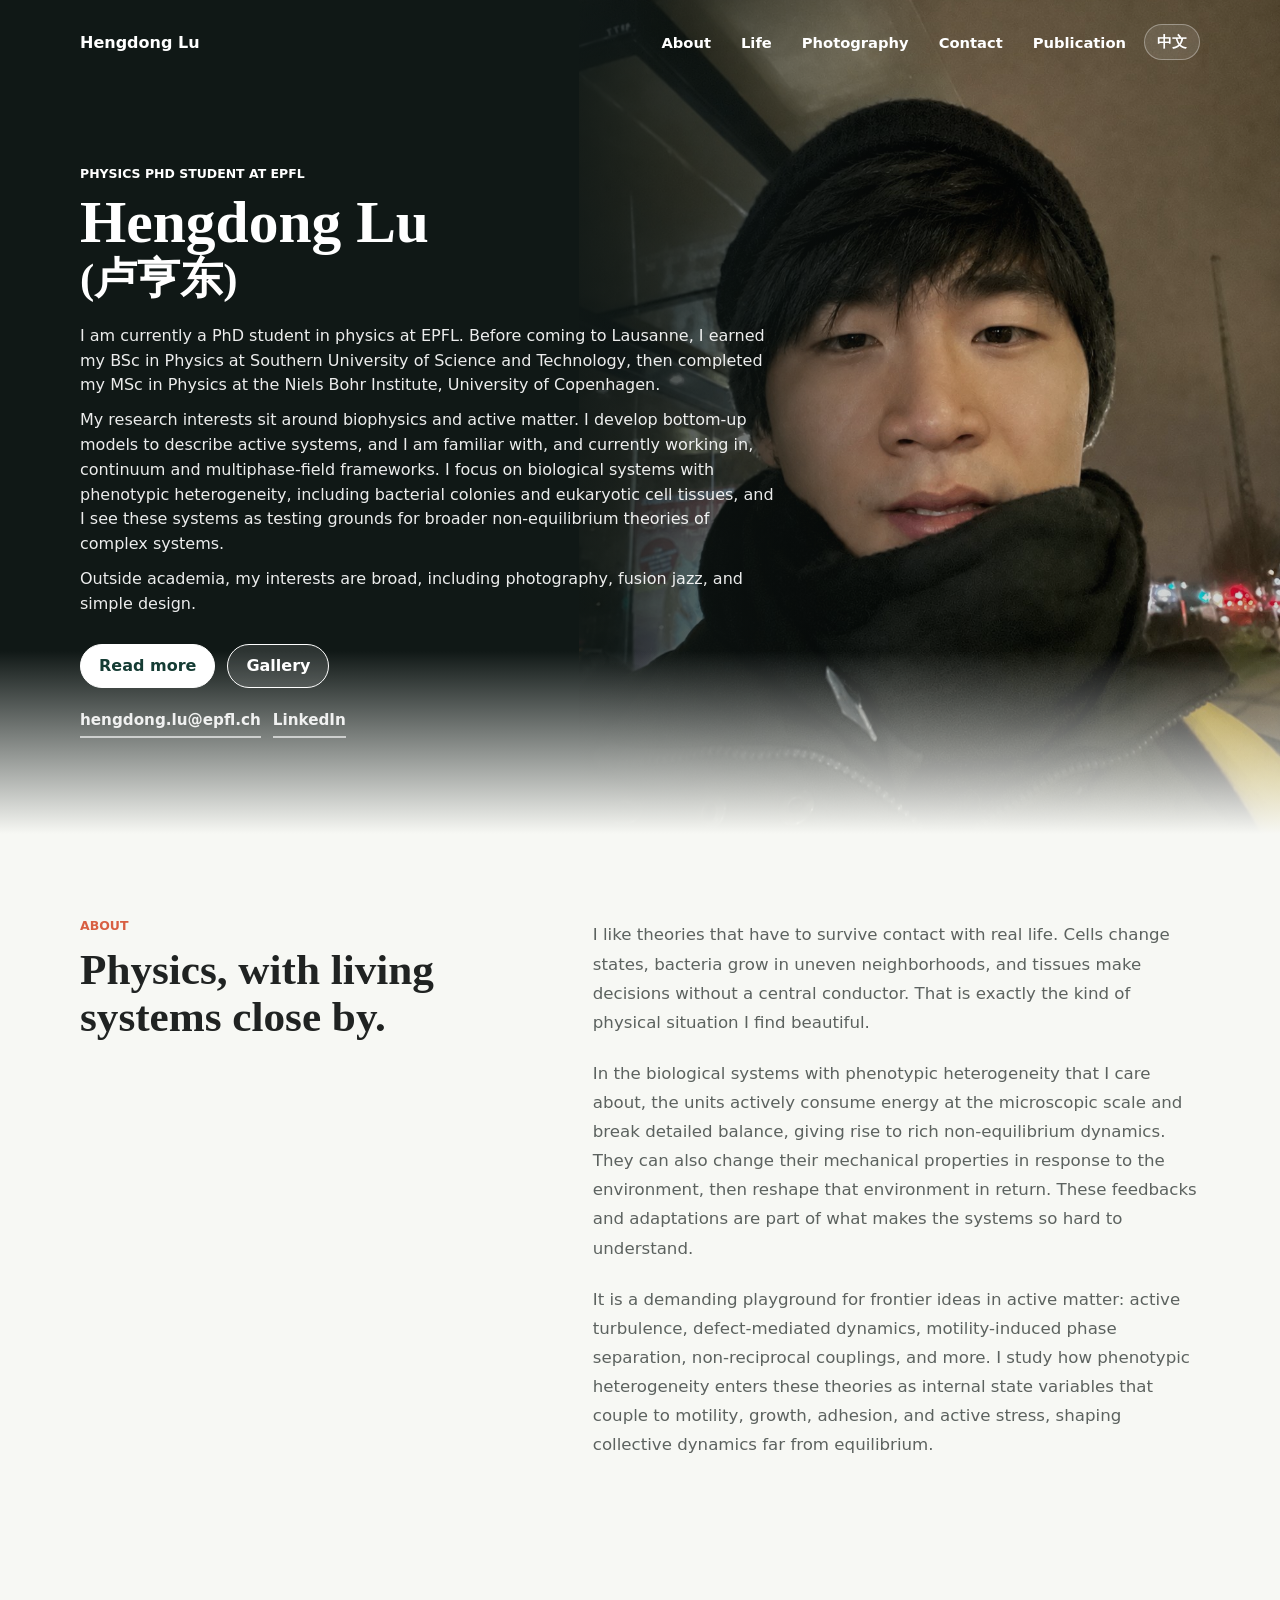
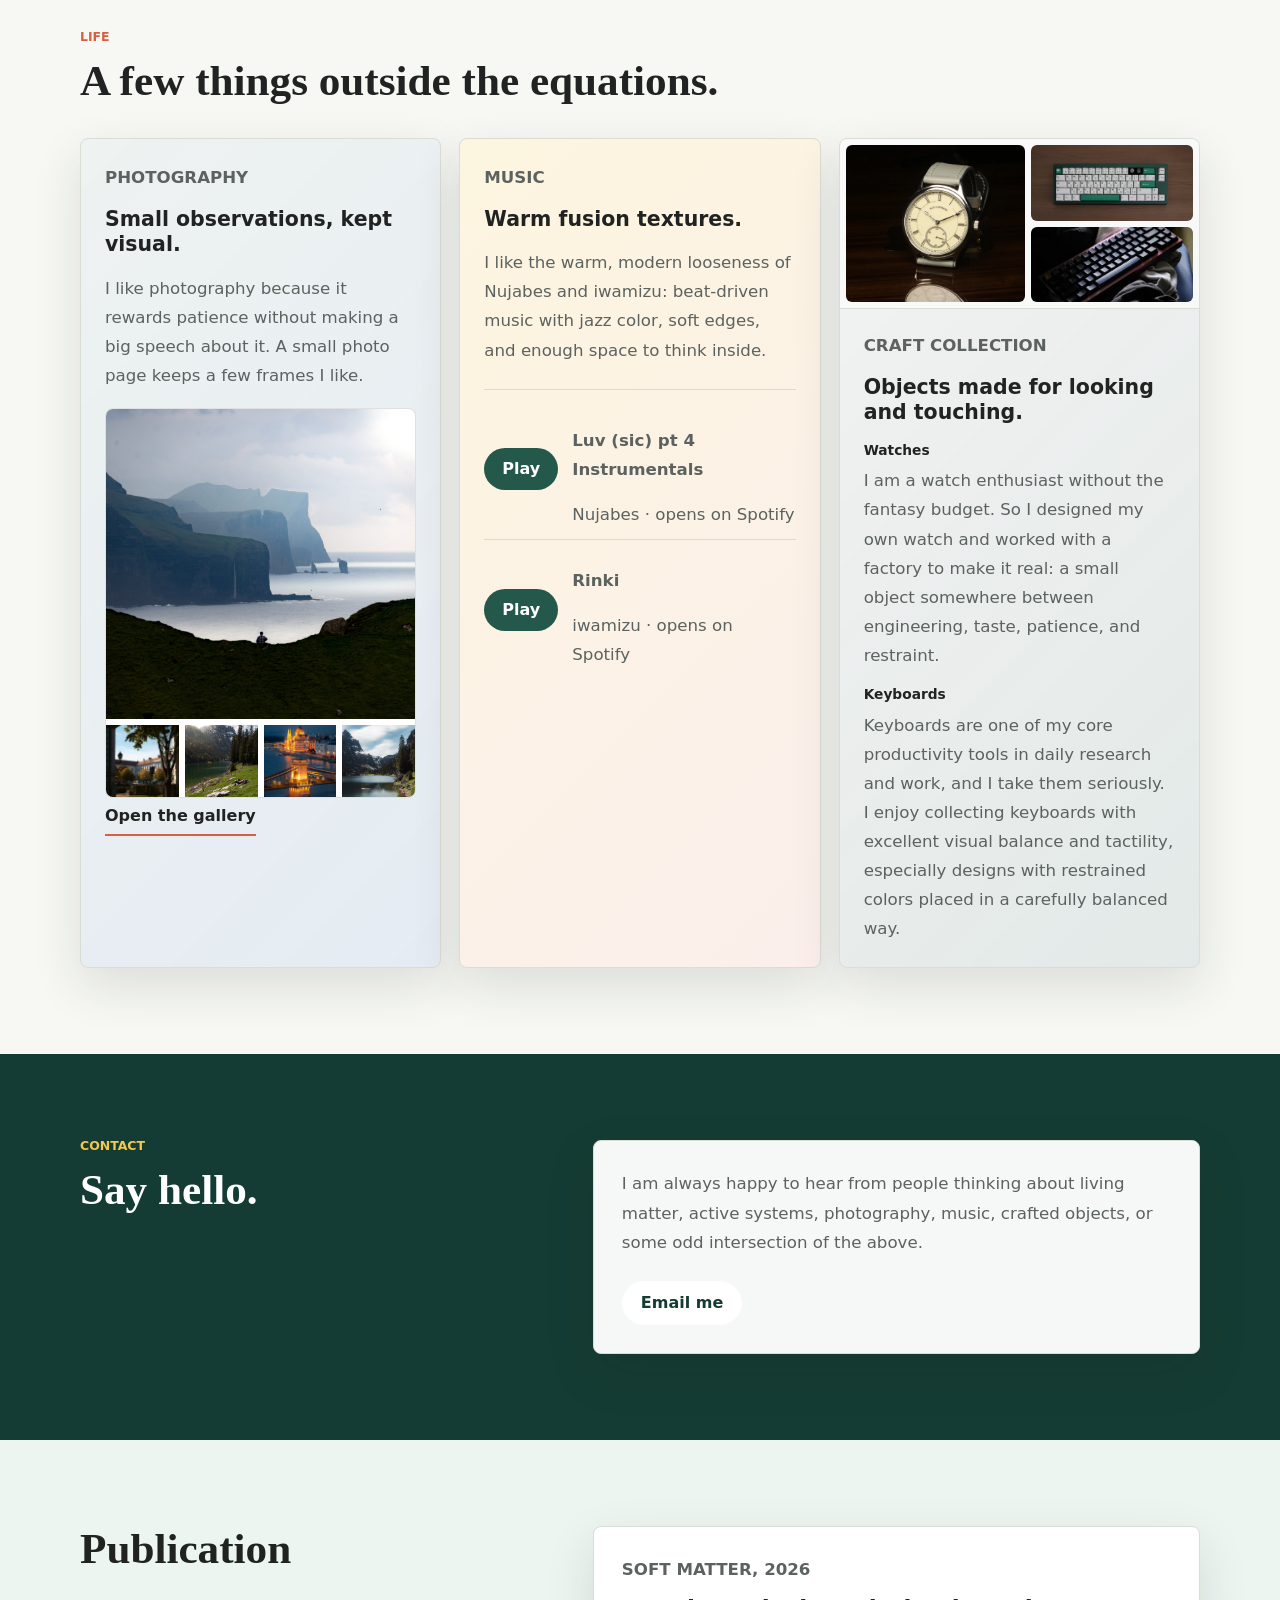
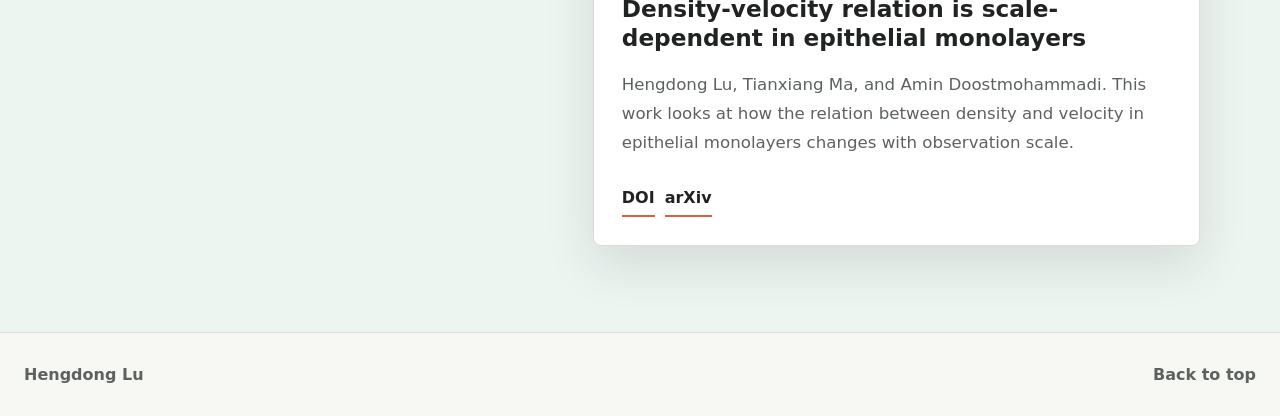
<file: index.html>
<!doctype html>
<html lang="en">
  <head>
    <meta charset="utf-8">
    <meta name="viewport" content="width=device-width, initial-scale=1">
    <title>Hengdong Lu</title>
    <meta
      name="description"
      content="Hengdong Lu is a physics PhD student at EPFL working on biophysics, active matter, and non-equilibrium physics in living systems."
    >
    <meta property="og:title" content="Hengdong Lu">
    <meta
      property="og:description"
      content="Physics PhD student at EPFL, thinking about living matter, active systems, photography, music, and crafted objects."
    >
    <meta property="og:type" content="website">
    <meta property="og:image" content="assets/home-hero.jpg">
    <link rel="stylesheet" href="styles.css?v=20260823-home-bg">
  </head>
  <body data-page="home">
    <header class="site-hero" id="top" aria-label="Hengdong Lu">
      <nav class="top-nav" aria-label="Primary navigation">
        <a class="brand" href="#top">Hengdong Lu</a>
        <div class="nav-links">
          <a href="#about" data-i18n="nav.about">About</a>
          <a href="#life" data-i18n="nav.life">Life</a>
          <a href="photography.html" data-i18n="nav.photography">Photography</a>
          <a href="#contact" data-i18n="nav.contact">Contact</a>
          <a href="#publication" data-i18n="nav.publication">Publication</a>
          <button class="lang-toggle" type="button" data-lang-toggle data-i18n-attr="aria-label:lang.toggleAria">中文</button>
        </div>
      </nav>

      <div class="hero-copy">
        <p class="eyebrow" data-i18n="home.hero.eyebrow">Physics PhD student at EPFL</p>
        <h1>Hengdong Lu <span class="native-name">(卢亨东)</span></h1>
        <div class="hero-lede">
          <p data-i18n="home.hero.bio">
            I am currently a PhD student in physics at EPFL. Before coming to
            Lausanne, I earned my BSc in Physics at Southern University of Science
            and Technology, then completed my MSc in Physics at the Niels Bohr
            Institute, University of Copenhagen.
          </p>
          <p data-i18n="home.hero.research">
            My research interests sit around biophysics and active matter. I develop
            bottom-up models to describe active systems, and I am familiar with, and
            currently working in, continuum and multiphase-field frameworks. I focus
            on biological systems with phenotypic heterogeneity, including bacterial
            colonies and eukaryotic cell tissues, and I see these systems as testing
            grounds for broader non-equilibrium theories of complex systems.
          </p>
          <p data-i18n="home.hero.outside">
            Outside academia, my interests are broad, including photography,
            fusion jazz, and simple design.
          </p>
        </div>
        <div class="hero-actions">
          <a class="button primary" href="#about" data-i18n="home.hero.readMore">Read more</a>
          <a class="button ghost" href="photography.html" data-i18n="home.hero.gallery">Gallery</a>
        </div>
        <div id="contact-links" class="hero-contact" aria-label="Contact links" data-i18n-attr="aria-label:home.hero.contactAria">
          <a href="mailto:hengdong.lu@epfl.ch">hengdong.lu@epfl.ch</a>
          <a href="https://www.linkedin.com/in/hengdong-lu-3171342b0/" target="_blank" rel="noopener">LinkedIn</a>
        </div>
      </div>
    </header>

    <main>
      <section class="section intro-section" id="about" aria-labelledby="intro-title">
        <div class="section-inner two-column">
          <div>
            <p class="eyebrow dark" data-i18n="nav.about">About</p>
            <h2 id="intro-title" data-i18n="home.about.title">Physics, with living systems close by.</h2>
          </div>
          <div class="text-stack">
            <p data-i18n="home.about.p1">
              I like theories that have to survive contact with real life. Cells
              change states, bacteria grow in uneven neighborhoods, and tissues
              make decisions without a central conductor. That is exactly the kind
              of physical situation I find beautiful.
            </p>
            <p data-i18n="home.about.p2">
              In the biological systems with phenotypic heterogeneity that I care
              about, the units actively consume energy at the microscopic scale and
              break detailed balance, giving rise to rich non-equilibrium dynamics.
              They can also change their mechanical properties in response to the
              environment, then reshape that environment in return. These feedbacks
              and adaptations are part of what makes the systems so hard to
              understand.
            </p>
            <p data-i18n="home.about.p3">
              It is a demanding playground for frontier ideas in active matter:
              active turbulence, defect-mediated dynamics, motility-induced phase
              separation, non-reciprocal couplings, and more. I study how
              phenotypic heterogeneity enters these theories as internal state
              variables that couple to motility, growth, adhesion, and active
              stress, shaping collective dynamics far from equilibrium.
            </p>
          </div>
        </div>
      </section>

      <section class="section life-section" id="life" aria-labelledby="life-title">
        <div class="section-inner">
          <div class="section-heading">
            <p class="eyebrow dark" data-i18n="nav.life">Life</p>
            <h2 id="life-title" data-i18n="home.life.title">A few things outside the equations.</h2>
          </div>

          <div class="life-grid">
            <article class="life-card photo-card">
              <p class="life-label" data-i18n="nav.photography">Photography</p>
              <h3 data-i18n="home.life.photoTitle">Small observations, kept visual.</h3>
              <p data-i18n="home.life.photoText">
                I like photography because it rewards patience without making a big
                speech about it. A small photo page keeps a few frames I like.
              </p>
              <a class="photo-preview" href="photography.html" aria-label="Open photography gallery" data-i18n-attr="aria-label:home.life.photoPreviewAria">
                <img class="photo-feature" src="assets/gallery/photo-30.jpg" alt="Featured cliff photography preview" loading="lazy">
                <img src="assets/gallery/photo-14.jpg" alt="Photography preview 1" loading="lazy">
                <img src="assets/gallery/photo-28.jpg" alt="Photography preview 2" loading="lazy">
                <img src="assets/gallery/photo-15.jpg" alt="Photography preview 3" loading="lazy">
                <img src="assets/gallery/photo-29.jpg" alt="Photography preview 4" loading="lazy">
              </a>
              <a class="text-link" href="photography.html" data-i18n="home.life.openGallery">Open the gallery</a>
            </article>

            <article class="life-card music-card">
              <p class="life-label" data-i18n="home.life.musicLabel">Music</p>
              <h3 data-i18n="home.life.musicTitle">Warm fusion textures.</h3>
              <p data-i18n="home.life.musicText">
                I like the warm, modern looseness of Nujabes and iwamizu: beat-driven
                music with jazz color, soft edges, and enough space to think inside.
              </p>
              <div class="mini-player" aria-label="Spotify track links" data-i18n-attr="aria-label:home.life.playerAria">
                <a
                  class="track-link"
                  href="https://open.spotify.com/track/72nlmWl2EKEPg0mlQpwPqF"
                  target="_blank"
                  rel="noopener"
                  data-i18n-attr="aria-label:home.life.spotifyLuvAria"
                >
                  <span class="play-button spotify-button" data-i18n="home.life.spotifyButton">Play</span>
                  <div>
                    <p class="track-title" data-i18n="home.life.trackLuvTitle">Luv (sic) pt 4 Instrumentals</p>
                    <p class="track-meta" data-i18n="home.life.trackLuvMeta">Nujabes · opens on Spotify</p>
                  </div>
                </a>
                <a
                  class="track-link"
                  href="https://open.spotify.com/track/5DHS2QtR6tkNRAZdJ51Lrd"
                  target="_blank"
                  rel="noopener"
                  data-i18n-attr="aria-label:home.life.spotifyRinkiAria"
                >
                  <span class="play-button spotify-button" data-i18n="home.life.spotifyButton">Play</span>
                  <div>
                    <p class="track-title" data-i18n="home.life.trackRinkiTitle">Rinki</p>
                    <p class="track-meta" data-i18n="home.life.trackRinkiMeta">iwamizu · opens on Spotify</p>
                  </div>
                </a>
              </div>
            </article>

            <article class="life-card craft-card">
              <div class="craft-visual">
                <img src="assets/watch/watch-preview.jpg" alt="Custom watch designed by Hengdong Lu" loading="lazy">
                <img src="assets/keyboard/keyboard-01.jpg" alt="Keyboard from Hengdong Lu's collection" loading="lazy">
                <img src="assets/keyboard/keyboard-02.jpg" alt="Keyboard detail from Hengdong Lu's collection" loading="lazy">
              </div>
              <p class="life-label" data-i18n="home.life.craftLabel">Craft Collection</p>
              <h3 data-i18n="home.life.craftTitle">Objects made for looking and touching.</h3>
              <p class="craft-topic" data-i18n="home.life.craftWatchLabel">Watches</p>
              <p data-i18n="home.life.craftWatchText">
                I am a watch enthusiast without the fantasy budget. So I designed
                my own watch and worked with a factory to make it real: a small
                object somewhere between engineering, taste, patience, and restraint.
              </p>
              <p class="craft-topic" data-i18n="home.life.craftKeyboardLabel">Keyboards</p>
              <p data-i18n="home.life.craftKeyboardText">
                Keyboards are one of my core productivity tools in daily research
                and work, and I take them seriously. I enjoy collecting keyboards
                with excellent visual balance and tactility, especially designs with
                restrained colors placed in a carefully balanced way.
              </p>
            </article>
          </div>
        </div>
      </section>

      <section class="section contact-section" id="contact" aria-labelledby="contact-title">
        <div class="section-inner contact-layout">
          <div>
            <p class="eyebrow dark" data-i18n="nav.contact">Contact</p>
            <h2 id="contact-title" data-i18n="home.contact.title">Say hello.</h2>
          </div>
          <div class="contact-panel">
            <p data-i18n="home.contact.text">
              I am always happy to hear from people thinking about living matter,
              active systems, photography, music, crafted objects, or some odd
              intersection of the above.
            </p>
            <a class="button primary dark-button" href="#top" data-contact-jump data-i18n="home.contact.email">Email me</a>
          </div>
        </div>
      </section>

      <section class="section publication-section" id="publication" aria-labelledby="publication-title">
        <div class="section-inner publication-layout">
          <div>
            <h2 id="publication-title" data-i18n="home.publication.title">Publication</h2>
          </div>
          <article class="publication-card">
            <p class="pub-journal">Soft Matter, 2026</p>
            <h3 data-i18n="home.publication.paperTitle">Density-velocity relation is scale-dependent in epithelial monolayers</h3>
            <p data-i18n="home.publication.text">
              Hengdong Lu, Tianxiang Ma, and Amin Doostmohammadi.
              This work looks at how the relation between density and velocity in
              epithelial monolayers changes with observation scale.
            </p>
            <div class="pub-links">
              <a href="https://doi.org/10.1039/D5SM01054C">DOI</a>
              <a href="https://arxiv.org/abs/2508.19017">arXiv</a>
            </div>
          </article>
        </div>
      </section>
    </main>

    <footer class="site-footer">
      <p>Hengdong Lu</p>
      <a href="#top" data-i18n="footer.backTop">Back to top</a>
    </footer>

    <script src="script.js?v=20260823-home-bg"></script>
  </body>
</html>
<!-- redeploy -->
</file>
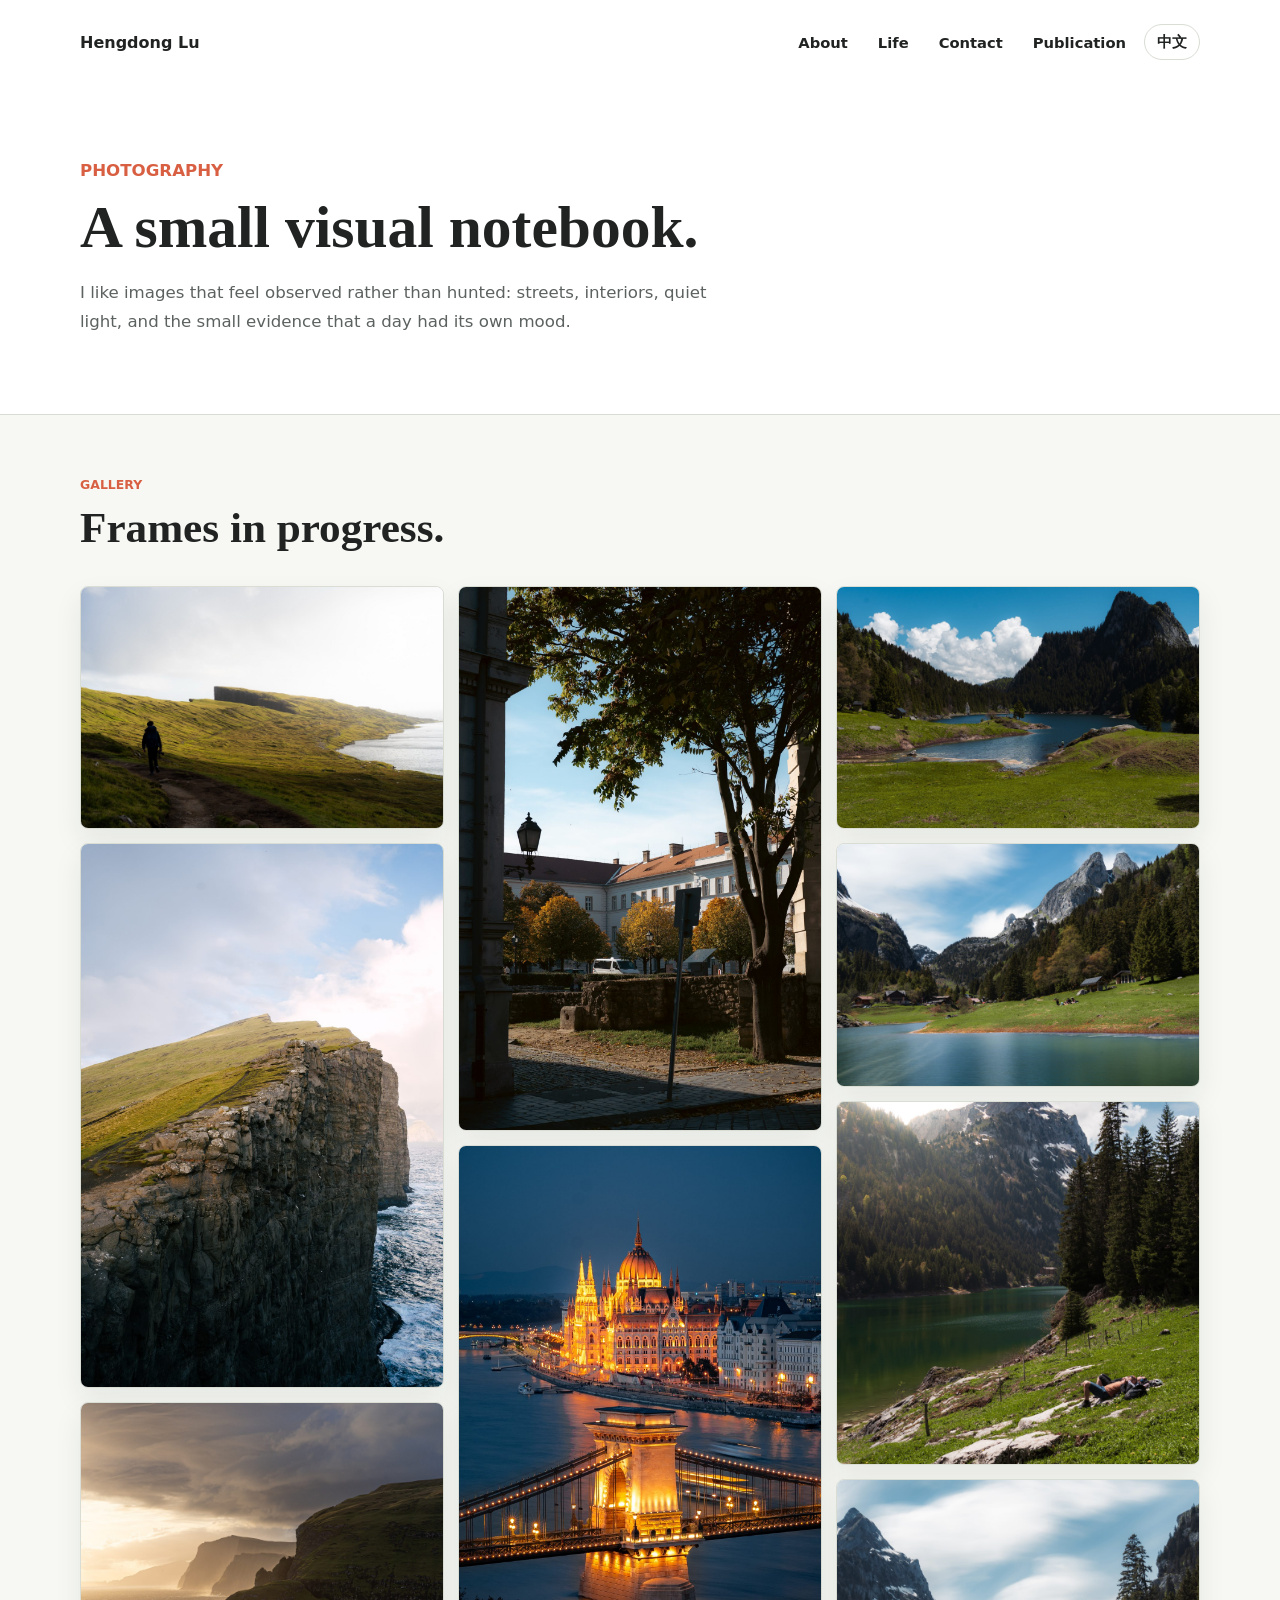
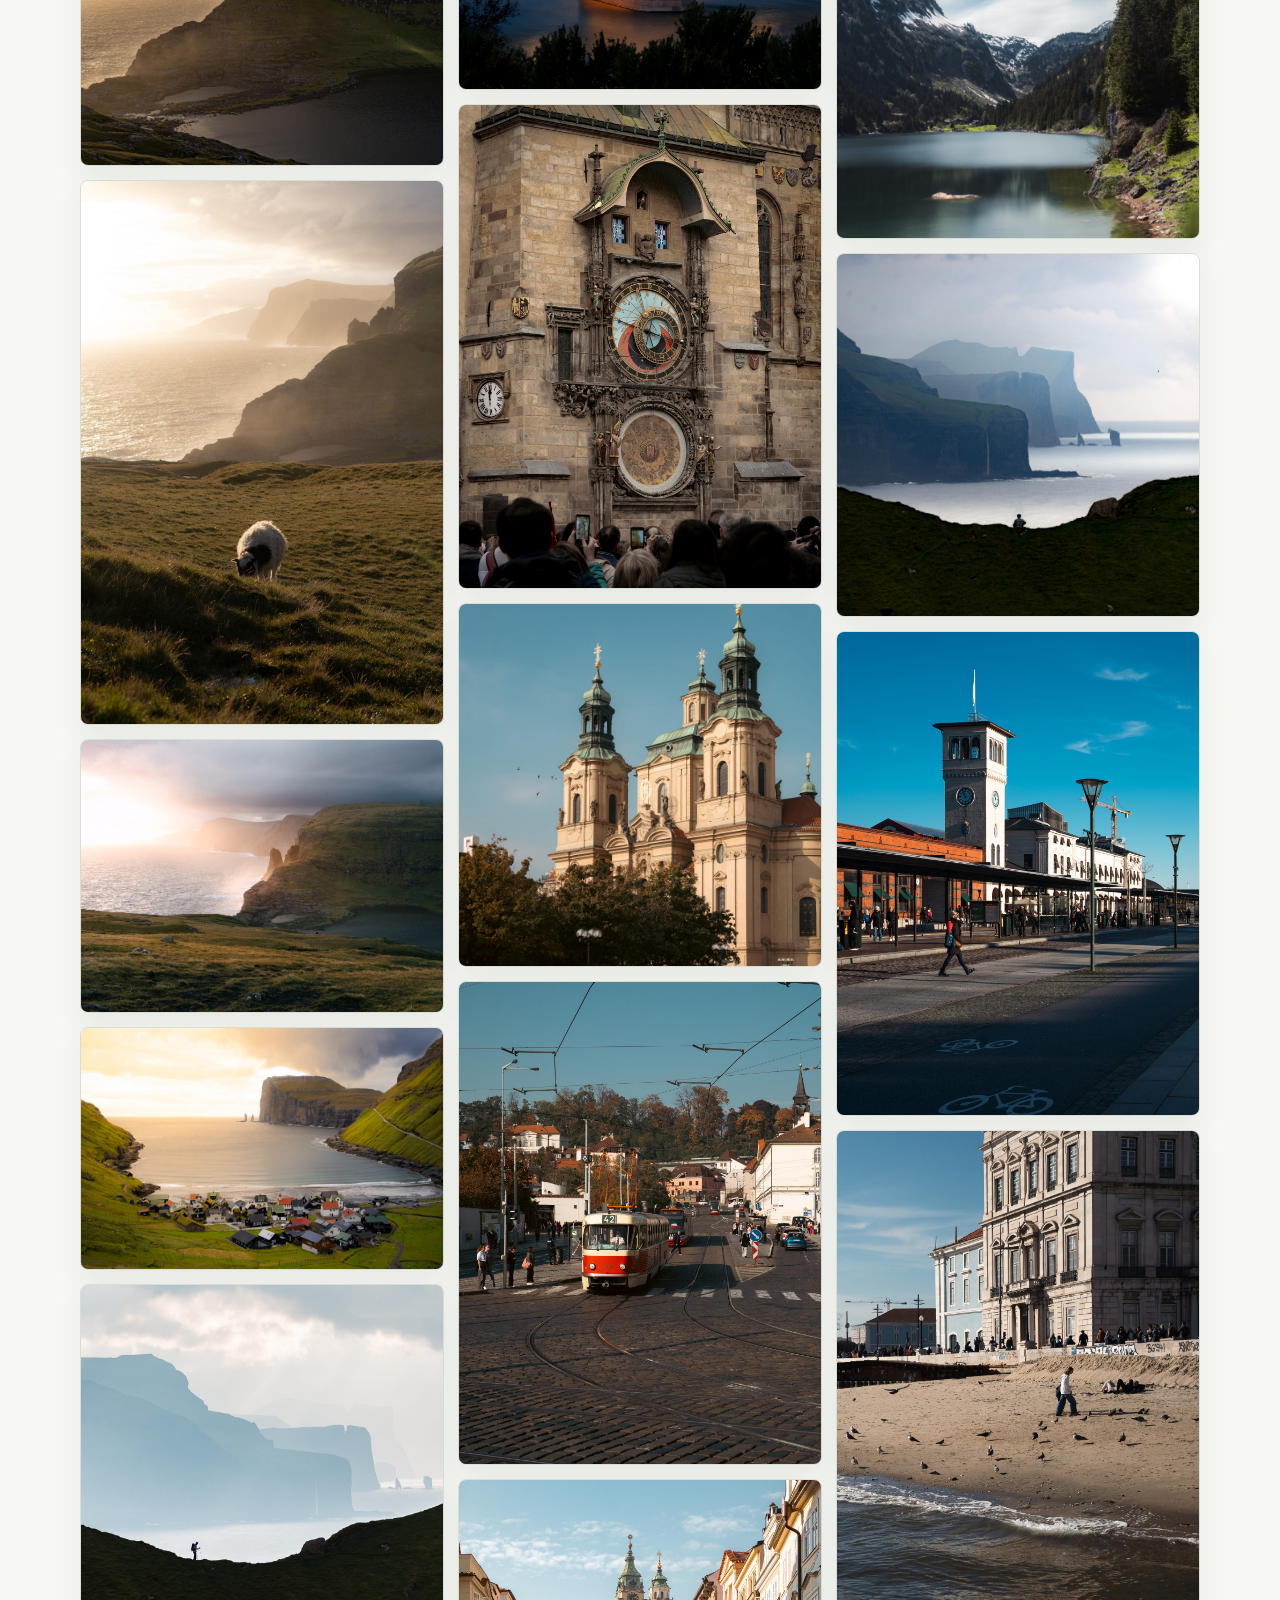
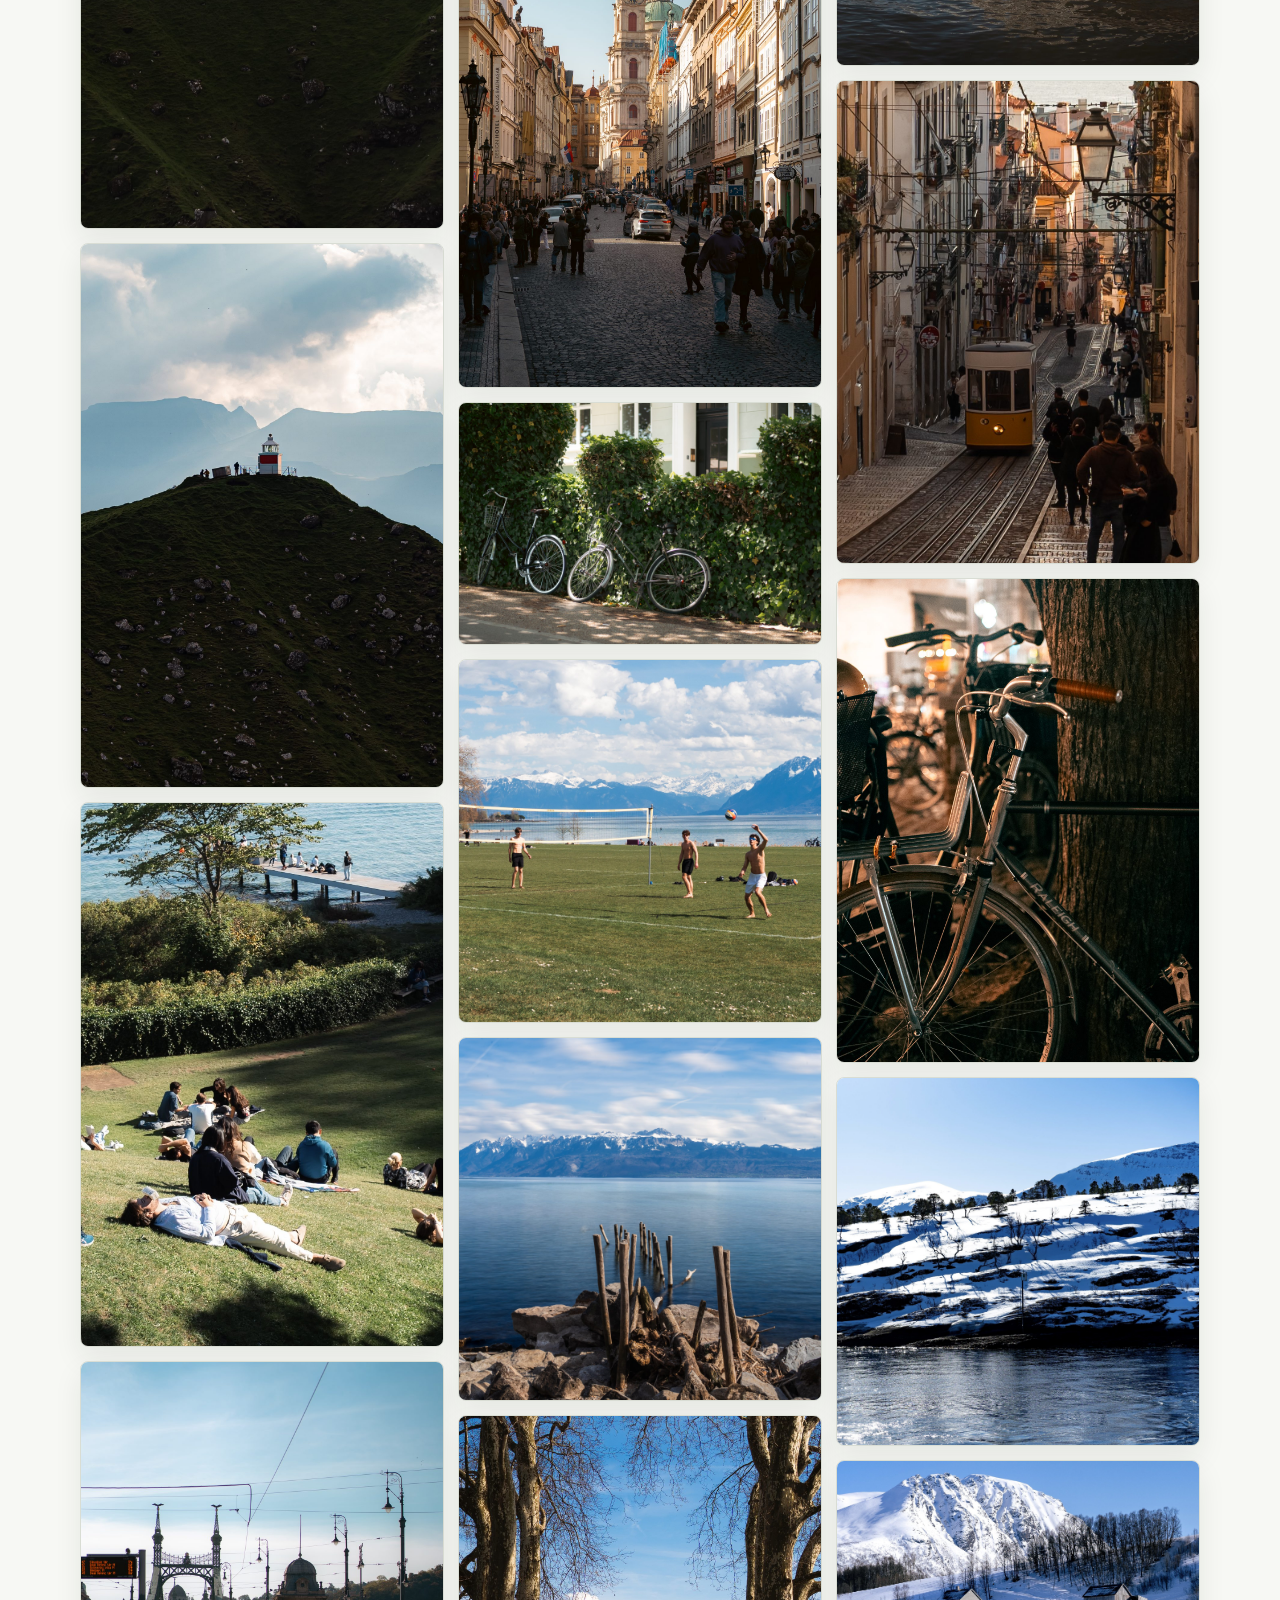
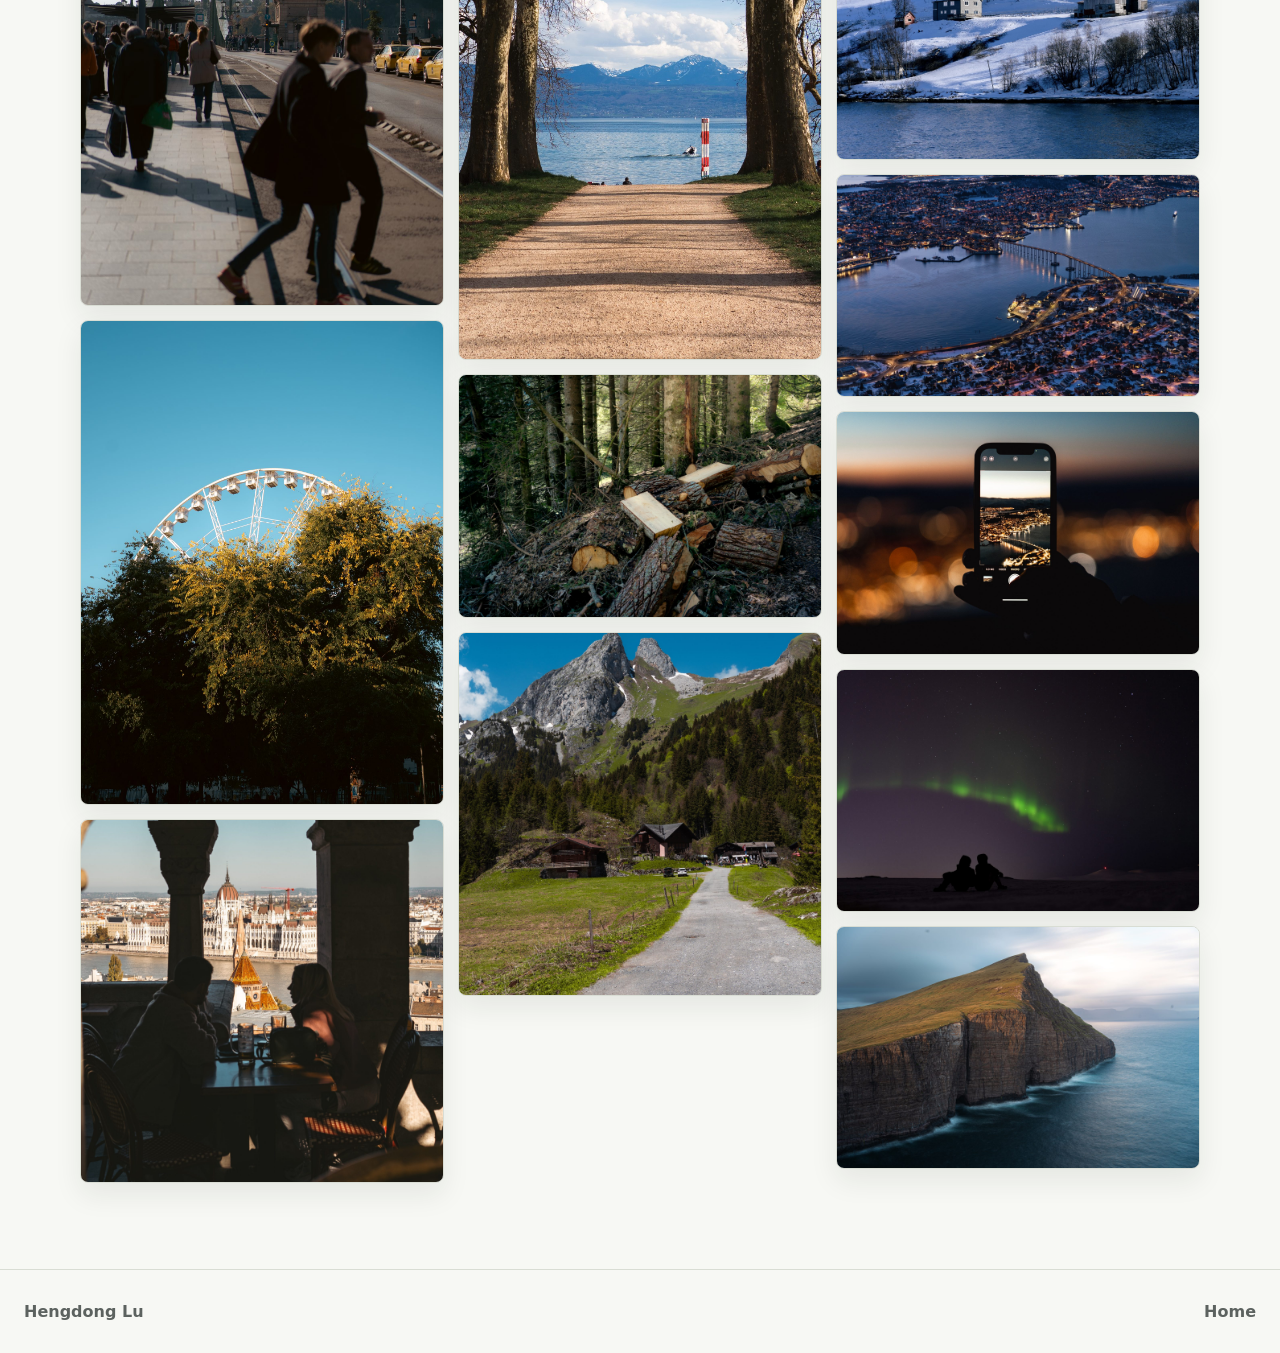
<file: photography.html>
<!doctype html>
<html lang="en">
  <head>
    <meta charset="utf-8">
    <meta name="viewport" content="width=device-width, initial-scale=1">
    <title>Photography | Hengdong Lu</title>
    <meta
      name="description"
      content="A small photography page by Hengdong Lu."
    >
    <link rel="stylesheet" href="styles.css?v=20260823-home-bg">
  </head>
  <body class="photo-page" data-page="photography">
    <header class="simple-header">
      <nav class="top-nav simple-nav" aria-label="Primary navigation">
        <a class="brand" href="index.html">Hengdong Lu</a>
        <div class="nav-links">
          <a href="index.html#about" data-i18n="nav.about">About</a>
          <a href="index.html#life" data-i18n="nav.life">Life</a>
          <a href="index.html#contact" data-i18n="nav.contact">Contact</a>
          <a href="index.html#publication" data-i18n="nav.publication">Publication</a>
          <button class="lang-toggle" type="button" data-lang-toggle data-i18n-attr="aria-label:lang.toggleAria">中文</button>
        </div>
      </nav>
      <div class="photo-hero">
        <p class="eyebrow dark" data-i18n="nav.photography">Photography</p>
        <h1 data-i18n="photography.hero.title">A small visual notebook.</h1>
        <p data-i18n="photography.hero.text">
          I like images that feel observed rather than hunted: streets, interiors,
          quiet light, and the small evidence that a day had its own mood.
        </p>
      </div>
    </header>

    <main>
      <section class="section gallery-section" aria-labelledby="gallery-title">
        <div class="section-inner">
          <div class="section-heading">
            <p class="eyebrow dark" data-i18n="photography.gallery.label">Gallery</p>
            <h2 id="gallery-title" data-i18n="photography.gallery.title">Frames in progress.</h2>
          </div>

          <div class="gallery-grid" data-gallery>
            <figure class="gallery-item">
              <a href="assets/gallery/photo-01.jpg" target="_blank" rel="noopener">
                <img src="assets/gallery/photo-01.jpg" alt="Photograph 01 by Hengdong Lu" loading="lazy">
              </a>
            </figure>
            <figure class="gallery-item">
              <a href="assets/gallery/photo-02.jpg" target="_blank" rel="noopener">
                <img src="assets/gallery/photo-02.jpg" alt="Photograph 02 by Hengdong Lu" loading="lazy">
              </a>
            </figure>
            <figure class="gallery-item">
              <a href="assets/gallery/photo-03.jpg" target="_blank" rel="noopener">
                <img src="assets/gallery/photo-03.jpg" alt="Photograph 03 by Hengdong Lu" loading="lazy">
              </a>
            </figure>
            <figure class="gallery-item">
              <a href="assets/gallery/photo-04.jpg" target="_blank" rel="noopener">
                <img src="assets/gallery/photo-04.jpg" alt="Photograph 04 by Hengdong Lu" loading="lazy">
              </a>
            </figure>
            <figure class="gallery-item">
              <a href="assets/gallery/photo-05.jpg" target="_blank" rel="noopener">
                <img src="assets/gallery/photo-05.jpg" alt="Photograph 05 by Hengdong Lu" loading="lazy">
              </a>
            </figure>
            <figure class="gallery-item">
              <a href="assets/gallery/photo-06.jpg" target="_blank" rel="noopener">
                <img src="assets/gallery/photo-06.jpg" alt="Photograph 06 by Hengdong Lu" loading="lazy">
              </a>
            </figure>
            <figure class="gallery-item">
              <a href="assets/gallery/photo-07.jpg" target="_blank" rel="noopener">
                <img src="assets/gallery/photo-07.jpg" alt="Photograph 07 by Hengdong Lu" loading="lazy">
              </a>
            </figure>
            <figure class="gallery-item">
              <a href="assets/gallery/photo-08.jpg" target="_blank" rel="noopener">
                <img src="assets/gallery/photo-08.jpg" alt="Photograph 08 by Hengdong Lu" loading="lazy">
              </a>
            </figure>
            <figure class="gallery-item">
              <a href="assets/gallery/photo-09.jpg" target="_blank" rel="noopener">
                <img src="assets/gallery/photo-09.jpg" alt="Photograph 09 by Hengdong Lu" loading="lazy">
              </a>
            </figure>
            <figure class="gallery-item">
              <a href="assets/gallery/photo-11.jpg" target="_blank" rel="noopener">
                <img src="assets/gallery/photo-11.jpg" alt="Photograph 11 by Hengdong Lu" loading="lazy">
              </a>
            </figure>
            <figure class="gallery-item">
              <a href="assets/gallery/photo-12.jpg" target="_blank" rel="noopener">
                <img src="assets/gallery/photo-12.jpg" alt="Photograph 12 by Hengdong Lu" loading="lazy">
              </a>
            </figure>
            <figure class="gallery-item">
              <a href="assets/gallery/photo-13.jpg" target="_blank" rel="noopener">
                <img src="assets/gallery/photo-13.jpg" alt="Photograph 13 by Hengdong Lu" loading="lazy">
              </a>
            </figure>
            <figure class="gallery-item">
              <a href="assets/gallery/photo-14.jpg" target="_blank" rel="noopener">
                <img src="assets/gallery/photo-14.jpg" alt="Photograph 14 by Hengdong Lu" loading="lazy">
              </a>
            </figure>
            <figure class="gallery-item">
              <a href="assets/gallery/photo-15.jpg" target="_blank" rel="noopener">
                <img src="assets/gallery/photo-15.jpg" alt="Photograph 15 by Hengdong Lu" loading="lazy">
              </a>
            </figure>
            <figure class="gallery-item">
              <a href="assets/gallery/photo-16.jpg" target="_blank" rel="noopener">
                <img src="assets/gallery/photo-16.jpg" alt="Photograph 16 by Hengdong Lu" loading="lazy">
              </a>
            </figure>
            <figure class="gallery-item">
              <a href="assets/gallery/photo-17.jpg" target="_blank" rel="noopener">
                <img src="assets/gallery/photo-17.jpg" alt="Photograph 17 by Hengdong Lu" loading="lazy">
              </a>
            </figure>
            <figure class="gallery-item">
              <a href="assets/gallery/photo-18.jpg" target="_blank" rel="noopener">
                <img src="assets/gallery/photo-18.jpg" alt="Photograph 18 by Hengdong Lu" loading="lazy">
              </a>
            </figure>
            <figure class="gallery-item">
              <a href="assets/gallery/photo-19.jpg" target="_blank" rel="noopener">
                <img src="assets/gallery/photo-19.jpg" alt="Photograph 19 by Hengdong Lu" loading="lazy">
              </a>
            </figure>
            <figure class="gallery-item">
              <a href="assets/gallery/photo-20.jpg" target="_blank" rel="noopener">
                <img src="assets/gallery/photo-20.jpg" alt="Photograph 20 by Hengdong Lu" loading="lazy">
              </a>
            </figure>
            <figure class="gallery-item">
              <a href="assets/gallery/photo-21.jpg" target="_blank" rel="noopener">
                <img src="assets/gallery/photo-21.jpg" alt="Photograph 21 by Hengdong Lu" loading="lazy">
              </a>
            </figure>
            <figure class="gallery-item">
              <a href="assets/gallery/photo-22.jpg" target="_blank" rel="noopener">
                <img src="assets/gallery/photo-22.jpg" alt="Photograph 22 by Hengdong Lu" loading="lazy">
              </a>
            </figure>
            <figure class="gallery-item">
              <a href="assets/gallery/photo-23.jpg" target="_blank" rel="noopener">
                <img src="assets/gallery/photo-23.jpg" alt="Photograph 23 by Hengdong Lu" loading="lazy">
              </a>
            </figure>
            <figure class="gallery-item">
              <a href="assets/gallery/photo-24.jpg" target="_blank" rel="noopener">
                <img src="assets/gallery/photo-24.jpg" alt="Photograph 24 by Hengdong Lu" loading="lazy">
              </a>
            </figure>
            <figure class="gallery-item">
              <a href="assets/gallery/photo-25.jpg" target="_blank" rel="noopener">
                <img src="assets/gallery/photo-25.jpg" alt="Photograph 25 by Hengdong Lu" loading="lazy">
              </a>
            </figure>
            <figure class="gallery-item">
              <a href="assets/gallery/photo-26.jpg" target="_blank" rel="noopener">
                <img src="assets/gallery/photo-26.jpg" alt="Photograph 26 by Hengdong Lu" loading="lazy">
              </a>
            </figure>
            <figure class="gallery-item">
              <a href="assets/gallery/photo-27.jpg" target="_blank" rel="noopener">
                <img src="assets/gallery/photo-27.jpg" alt="Photograph 27 by Hengdong Lu" loading="lazy">
              </a>
            </figure>
            <figure class="gallery-item">
              <a href="assets/gallery/photo-28.jpg" target="_blank" rel="noopener">
                <img src="assets/gallery/photo-28.jpg" alt="Photograph 28 by Hengdong Lu" loading="lazy">
              </a>
            </figure>
            <figure class="gallery-item">
              <a href="assets/gallery/photo-29.jpg" target="_blank" rel="noopener">
                <img src="assets/gallery/photo-29.jpg" alt="Photograph 29 by Hengdong Lu" loading="lazy">
              </a>
            </figure>
            <figure class="gallery-item">
              <a href="assets/gallery/photo-30.jpg" target="_blank" rel="noopener">
                <img src="assets/gallery/photo-30.jpg" alt="Photograph 30 by Hengdong Lu" loading="lazy">
              </a>
            </figure>
            <figure class="gallery-item">
              <a href="assets/gallery/photo-31.jpg" target="_blank" rel="noopener">
                <img src="assets/gallery/photo-31.jpg" alt="Photograph 31 by Hengdong Lu" loading="lazy">
              </a>
            </figure>
            <figure class="gallery-item">
              <a href="assets/gallery/photo-33.jpg" target="_blank" rel="noopener">
                <img src="assets/gallery/photo-33.jpg" alt="Photograph 33 by Hengdong Lu" loading="lazy">
              </a>
            </figure>
            <figure class="gallery-item">
              <a href="assets/gallery/photo-34.jpg" target="_blank" rel="noopener">
                <img src="assets/gallery/photo-34.jpg" alt="Photograph 34 by Hengdong Lu" loading="lazy">
              </a>
            </figure>
            <figure class="gallery-item">
              <a href="assets/gallery/photo-35.jpg" target="_blank" rel="noopener">
                <img src="assets/gallery/photo-35.jpg" alt="Photograph 35 by Hengdong Lu" loading="lazy">
              </a>
            </figure>
            <figure class="gallery-item">
              <a href="assets/gallery/photo-36.jpg" target="_blank" rel="noopener">
                <img src="assets/gallery/photo-36.jpg" alt="Photograph 36 by Hengdong Lu" loading="lazy">
              </a>
            </figure>
            <figure class="gallery-item">
              <a href="assets/gallery/photo-37.jpg" target="_blank" rel="noopener">
                <img src="assets/gallery/photo-37.jpg" alt="Photograph 37 by Hengdong Lu" loading="lazy">
              </a>
            </figure>
            <figure class="gallery-item">
              <a href="assets/gallery/photo-38.jpg" target="_blank" rel="noopener">
                <img src="assets/gallery/photo-38.jpg" alt="Photograph 38 by Hengdong Lu" loading="lazy">
              </a>
            </figure>
            <figure class="gallery-item">
              <a href="assets/gallery/photo-39.jpg" target="_blank" rel="noopener">
                <img src="assets/gallery/photo-39.jpg" alt="Photograph 39 by Hengdong Lu" loading="lazy">
              </a>
            </figure>
            <figure class="gallery-item">
              <a href="assets/gallery/photo-40.jpg" target="_blank" rel="noopener">
                <img src="assets/gallery/photo-40.jpg" alt="Photograph 40 by Hengdong Lu" loading="lazy">
              </a>
            </figure>
            <figure class="gallery-item">
              <a href="assets/gallery/photo-41.jpg" target="_blank" rel="noopener">
                <img src="assets/gallery/photo-41.jpg" alt="Photograph 41 by Hengdong Lu" loading="lazy">
              </a>
            </figure>
          </div>

          <div class="gallery-empty" data-gallery-empty>
            <p data-i18n="photography.gallery.empty">The gallery is waiting for its first batch of photographs.</p>
          </div>
        </div>
      </section>
    </main>

    <footer class="site-footer">
      <p>Hengdong Lu</p>
      <a href="index.html" data-i18n="footer.home">Home</a>
    </footer>

    <script src="script.js?v=20260823-home-bg"></script>
  </body>
</html>
</file>
<file: styles.css>
:root {
  color-scheme: light;
  --ink: #202322;
  --muted: #5c625f;
  --paper: #f7f8f4;
  --white: #ffffff;
  --line: #d9ddd4;
  --green: #24584a;
  --green-deep: #153c34;
  --coral: #d85f42;
  --blue: #245f9b;
  --yellow: #f2c94c;
  --shadow: 0 18px 50px rgba(23, 33, 31, 0.12);
  --max: 1120px;
}

* {
  box-sizing: border-box;
}

html {
  scroll-behavior: smooth;
}

body {
  margin: 0;
  font-family: Inter, ui-sans-serif, system-ui, -apple-system, BlinkMacSystemFont, "Segoe UI", sans-serif;
  color: var(--ink);
  background: var(--paper);
  letter-spacing: 0;
}

html[lang="zh-CN"] body {
  font-family: Inter, ui-sans-serif, system-ui, -apple-system, BlinkMacSystemFont, "Segoe UI", "PingFang SC", "Microsoft YaHei", sans-serif;
}

html[lang="zh-CN"] h1,
html[lang="zh-CN"] h2 {
  font-family: Georgia, "Times New Roman", "Songti SC", "STSong", serif;
}

body::selection {
  background: var(--yellow);
  color: var(--ink);
}

a {
  color: inherit;
  text-decoration: none;
}

img {
  display: block;
  max-width: 100%;
}

p,
h1,
h2,
h3 {
  margin: 0;
}

.site-hero {
  position: relative;
  min-height: 78vh;
  padding: 24px;
  color: var(--white);
  background-color: #101816;
  background-image:
    linear-gradient(90deg, rgba(16, 24, 22, 1) 0%, rgba(16, 24, 22, 0.98) 43%, rgba(16, 24, 22, 0.18) 74%),
    url("assets/home-hero.jpg?v=20260823-home-bg");
  background-size: 100% 100%, auto 112%;
  background-position: center, right center;
  background-repeat: no-repeat;
  overflow: hidden;
}

.site-hero::after {
  content: "";
  position: absolute;
  inset: auto 0 0;
  height: 22%;
  background: linear-gradient(rgba(247, 248, 244, 0), var(--paper));
  pointer-events: none;
}

.top-nav {
  position: relative;
  z-index: 2;
  width: min(100%, var(--max));
  margin: 0 auto;
  display: flex;
  align-items: center;
  justify-content: space-between;
  gap: 24px;
}

.brand {
  font-weight: 800;
  font-size: 1rem;
}

.nav-links {
  display: flex;
  align-items: center;
  gap: 6px;
  flex-wrap: wrap;
  justify-content: flex-end;
}

.nav-links a,
.lang-toggle {
  min-height: 36px;
  display: inline-flex;
  align-items: center;
  padding: 0 12px;
  border-radius: 999px;
  color: inherit;
  font-size: 0.92rem;
  font-weight: 700;
}

.lang-toggle {
  border: 1px solid rgba(255, 255, 255, 0.34);
  background: rgba(255, 255, 255, 0.1);
  font-family: inherit;
  cursor: pointer;
}

.nav-links a:hover,
.nav-links a:focus-visible,
.lang-toggle:hover,
.lang-toggle:focus-visible {
  background: rgba(255, 255, 255, 0.18);
  outline: none;
}

.hero-copy {
  position: relative;
  z-index: 1;
  width: min(100%, var(--max));
  margin: 12vh auto 0;
  max-width: var(--max);
  padding-bottom: 72px;
}

.eyebrow {
  margin-bottom: 14px;
  font-size: 0.78rem;
  line-height: 1;
  font-weight: 900;
  text-transform: uppercase;
  letter-spacing: 0;
}

.eyebrow.dark {
  color: var(--coral);
}

h1 {
  max-width: 660px;
  font-family: Georgia, "Times New Roman", serif;
  font-size: 3.72rem;
  line-height: 0.95;
  font-weight: 700;
  letter-spacing: 0;
}

.native-name {
  display: block;
  margin-top: 8px;
  font-size: 0.72em;
}

.hero-lede {
  max-width: 700px;
  margin-top: 24px;
  display: grid;
  gap: 10px;
  font-size: 1rem;
  line-height: 1.55;
  color: rgba(255, 255, 255, 0.92);
}

.hero-actions {
  display: flex;
  gap: 12px;
  flex-wrap: wrap;
  margin-top: 28px;
}

.hero-contact {
  display: flex;
  gap: 12px;
  flex-wrap: wrap;
  margin-top: 16px;
  scroll-margin-top: 24px;
}

.hero-contact a {
  min-height: 34px;
  display: inline-flex;
  align-items: center;
  border-bottom: 2px solid rgba(255, 255, 255, 0.62);
  color: rgba(255, 255, 255, 0.9);
  font-size: 0.95rem;
  font-weight: 800;
}

.hero-contact a:hover,
.hero-contact a:focus-visible {
  color: var(--white);
  border-color: var(--white);
  outline: none;
}

.hero-contact.is-flashing a {
  animation: contactFlash 420ms ease-in-out 4;
}

@keyframes contactFlash {
  0%,
  100% {
    background: transparent;
    color: rgba(255, 255, 255, 0.9);
  }

  50% {
    background: rgba(242, 201, 76, 0.95);
    color: var(--ink);
  }
}

.button {
  min-height: 44px;
  display: inline-flex;
  align-items: center;
  justify-content: center;
  padding: 0 18px;
  border-radius: 999px;
  border: 1px solid currentColor;
  font-weight: 800;
  line-height: 1;
}

.button.primary {
  color: var(--green-deep);
  background: var(--white);
  border-color: var(--white);
}

.button.ghost {
  color: var(--white);
  background: rgba(255, 255, 255, 0.12);
}

.button:hover,
.button:focus-visible {
  transform: translateY(-1px);
  outline: none;
}

.section {
  padding: 86px 24px;
}

.section-inner {
  width: min(100%, var(--max));
  margin: 0 auto;
}

.two-column,
.publication-layout,
.contact-layout {
  display: grid;
  grid-template-columns: 0.85fr 1.15fr;
  gap: 64px;
  align-items: start;
}

h2 {
  font-family: Georgia, "Times New Roman", serif;
  font-size: 2.7rem;
  line-height: 1.08;
  font-weight: 700;
  letter-spacing: 0;
}

.text-stack {
  display: grid;
  gap: 22px;
}

.text-stack p,
.publication-card p,
.life-card p,
.contact-panel p,
.photo-hero p,
.gallery-empty p {
  color: var(--muted);
  font-size: 1.04rem;
  line-height: 1.75;
}

.section-heading {
  max-width: 700px;
  margin-bottom: 34px;
}

.work-section {
  background: var(--white);
  border-block: 1px solid var(--line);
}

.work-grid,
.life-grid {
  display: grid;
  grid-template-columns: repeat(3, minmax(0, 1fr));
  gap: 18px;
}

.work-card,
.life-card,
.publication-card,
.contact-panel {
  border: 1px solid var(--line);
  border-radius: 8px;
  background: var(--white);
  box-shadow: var(--shadow);
}

.work-card {
  min-height: 240px;
  padding: 24px;
  display: flex;
  flex-direction: column;
}

.card-index,
.life-label,
.pub-journal {
  color: var(--coral);
  font-size: 0.78rem;
  font-weight: 900;
  text-transform: uppercase;
}

.work-card h3,
.life-card h3,
.publication-card h3 {
  margin-top: 42px;
  font-size: 1.28rem;
  line-height: 1.25;
}

.work-card p {
  margin-top: 16px;
  color: var(--muted);
  line-height: 1.65;
}

.publication-section {
  background: #edf5f1;
}

.publication-card {
  padding: 28px;
}

.publication-card h3 {
  margin-top: 10px;
  font-size: 1.45rem;
}

.publication-card p:not(.pub-journal) {
  margin-top: 18px;
}

.pub-links {
  display: flex;
  gap: 10px;
  flex-wrap: wrap;
  margin-top: 22px;
}

.pub-links a,
.text-link {
  min-height: 38px;
  display: inline-flex;
  align-items: center;
  border-bottom: 2px solid var(--coral);
  color: var(--ink);
  font-weight: 900;
}

.life-section {
  background: var(--paper);
}

.life-card {
  min-height: 410px;
  padding: 24px;
  overflow: hidden;
}

.life-card h3 {
  margin-top: 14px;
}

.life-card p:not(.life-label) {
  margin-top: 16px;
}

.life-card .craft-topic {
  margin-top: 18px;
  color: var(--ink);
  font-size: 0.86rem;
  font-weight: 900;
  line-height: 1.2;
}

.life-card .craft-topic + p {
  margin-top: 8px;
}

.photo-card {
  background:
    linear-gradient(135deg, rgba(36, 88, 74, 0.08), rgba(36, 95, 155, 0.12)),
    var(--white);
}

.photo-preview {
  display: grid;
  grid-template-columns: repeat(4, minmax(0, 1fr));
  gap: 6px;
  margin-top: 18px;
  overflow: hidden;
  border-radius: 8px;
  border: 1px solid rgba(32, 35, 34, 0.14);
  background: var(--white);
}

.photo-preview img {
  width: 100%;
  height: 72px;
  object-fit: cover;
  transition: transform 180ms ease, filter 180ms ease;
}

.photo-preview .photo-feature {
  grid-column: 1 / -1;
  aspect-ratio: 1 / 1;
  height: auto;
}

.photo-preview:hover img,
.photo-preview:focus-visible img {
  transform: scale(1.025);
  filter: saturate(1.05);
}

.music-card {
  background:
    linear-gradient(135deg, rgba(242, 201, 76, 0.18), rgba(216, 95, 66, 0.1)),
    var(--white);
}

.craft-card {
  background:
    linear-gradient(135deg, rgba(32, 35, 34, 0.06), rgba(36, 88, 74, 0.13)),
    var(--white);
}

.mini-player {
  margin-top: 24px;
  border-top: 1px solid var(--line);
  padding-top: 10px;
}

.track-link {
  display: flex;
  align-items: center;
  gap: 14px;
  min-height: 64px;
  padding: 10px 0;
  color: inherit;
  text-decoration: none;
}

.track-link + .track-link {
  border-top: 1px solid rgba(32, 35, 34, 0.12);
}

.play-button {
  flex: 0 0 auto;
  min-width: 68px;
  height: 42px;
  border: 0;
  border-radius: 999px;
  color: var(--white);
  background: var(--green);
  font: inherit;
  font-weight: 900;
  line-height: 1;
  cursor: pointer;
}

.spotify-button {
  text-decoration: none;
  display: inline-flex;
  align-items: center;
  justify-content: center;
  padding: 0 18px;
  text-align: center;
}

.play-button:hover,
.play-button:focus-visible,
.track-link:hover .play-button,
.track-link:focus-visible .play-button {
  background: var(--green-deep);
  outline: none;
}

.track-link:focus-visible {
  outline: 2px solid var(--green);
  outline-offset: 3px;
}

.track-title {
  color: var(--ink);
  font-weight: 900;
  line-height: 1.2;
}

.track-meta {
  color: var(--muted);
  font-size: 0.9rem;
  line-height: 1.3;
}

.craft-visual {
  display: grid;
  grid-template-columns: 1.05fr 0.95fr;
  grid-template-rows: repeat(2, minmax(0, 1fr));
  gap: 6px;
  height: 170px;
  margin: -24px -24px 22px;
  padding: 6px;
  background: rgba(255, 255, 255, 0.62);
  border-bottom: 1px solid var(--line);
}

.craft-visual img {
  width: 100%;
  height: 100%;
  object-fit: cover;
  border-radius: 6px;
}

.craft-visual img:first-child {
  grid-row: 1 / 3;
  object-position: center 46%;
}

.craft-visual img:nth-child(2),
.craft-visual img:nth-child(3) {
  object-position: center;
}

.contact-section {
  background: var(--green-deep);
  color: var(--white);
}

.contact-section .eyebrow.dark {
  color: var(--yellow);
}

.contact-panel {
  padding: 28px;
  background: rgba(255, 255, 255, 0.96);
  color: var(--ink);
}

.contact-panel .button {
  margin-top: 24px;
}

.dark-button {
  color: var(--white);
  background: var(--coral);
  border-color: var(--coral);
}

.site-footer {
  min-height: 84px;
  padding: 0 24px;
  display: flex;
  align-items: center;
  justify-content: space-between;
  gap: 20px;
  color: var(--muted);
  background: var(--paper);
  border-top: 1px solid var(--line);
}

.site-footer p,
.site-footer a {
  font-weight: 800;
}

.simple-header {
  padding: 24px;
  background: var(--white);
  border-bottom: 1px solid var(--line);
}

.simple-nav {
  color: var(--ink);
}

.simple-nav .nav-links a:hover,
.simple-nav .nav-links a:focus-visible,
.simple-nav .lang-toggle:hover,
.simple-nav .lang-toggle:focus-visible {
  background: #edf5f1;
}

.simple-nav .lang-toggle {
  border-color: var(--line);
  background: transparent;
}

.photo-hero {
  width: min(100%, var(--max));
  margin: 96px auto 54px;
}

.photo-hero h1 {
  color: var(--ink);
}

.photo-hero p {
  max-width: 660px;
  margin-top: 22px;
}

.gallery-section {
  padding-top: 64px;
}

.gallery-item {
  margin: 0;
  margin-bottom: 14px;
  overflow: hidden;
  border-radius: 8px;
  background: var(--white);
  border: 1px solid var(--line);
  break-inside: avoid;
  box-shadow: 0 12px 28px rgba(23, 33, 31, 0.08);
}

.gallery-grid {
  column-count: 3;
  column-gap: 14px;
}

.gallery-item a {
  display: block;
}

.gallery-item img {
  width: 100%;
  height: auto;
  transition: transform 180ms ease, filter 180ms ease;
}

.gallery-item:hover img,
.gallery-item:focus-within img {
  transform: scale(1.018);
  filter: saturate(1.04);
}

.gallery-empty {
  display: none;
  padding: 32px;
  border: 1px solid var(--line);
  border-radius: 8px;
  background: var(--white);
}

.gallery-empty.is-visible {
  display: block;
}

@media (max-width: 900px) {
  .site-hero {
    min-height: 82vh;
    background-size: 100% 100%, cover;
    background-position: center, center top;
  }

  .top-nav {
    align-items: flex-start;
    flex-direction: column;
  }

  .nav-links {
    justify-content: flex-start;
  }

  .hero-copy {
    margin-top: 14vh;
  }

  h1 {
    font-size: 3.05rem;
    line-height: 1;
  }

  h2 {
    font-size: 2.15rem;
  }

  .two-column,
  .publication-layout,
  .contact-layout,
  .work-grid,
  .life-grid {
    grid-template-columns: 1fr;
  }

  .two-column,
  .publication-layout,
  .contact-layout {
    gap: 28px;
  }

  .work-card,
  .life-card {
    min-height: auto;
  }

  .photo-preview img {
    height: 150px;
  }

  .gallery-grid {
    column-count: 2;
  }
}

@media (max-width: 560px) {
  .site-hero,
  .simple-header,
  .section,
  .site-footer {
    padding-left: 18px;
    padding-right: 18px;
  }

  .site-hero {
    min-height: 88vh;
    background-image:
      linear-gradient(90deg, rgba(16, 24, 22, 1) 0%, rgba(16, 24, 22, 0.82) 48%, rgba(16, 24, 22, 0.12) 100%),
      url("assets/home-hero-mobile.jpg?v=20260823-home-bg");
    background-position: center, center top;
  }

  .nav-links a {
    padding: 0 9px;
  }

  .hero-copy {
    margin-top: 10vh;
    padding-bottom: 54px;
  }

  h1 {
    font-size: 2.42rem;
  }

  h2 {
    font-size: 1.85rem;
  }

  .hero-lede,
  .text-stack p,
  .publication-card p,
  .life-card p,
  .contact-panel p,
  .photo-hero p,
  .gallery-empty p {
    font-size: 1rem;
    line-height: 1.68;
  }

  .section {
    padding-top: 62px;
    padding-bottom: 62px;
  }

  .gallery-grid {
    column-count: 1;
  }

  .photo-preview {
    grid-template-columns: repeat(2, minmax(0, 1fr));
  }

  .photo-preview img {
    height: 92px;
  }

  .site-footer {
    flex-direction: column;
    align-items: flex-start;
    justify-content: center;
  }
}
</file>
